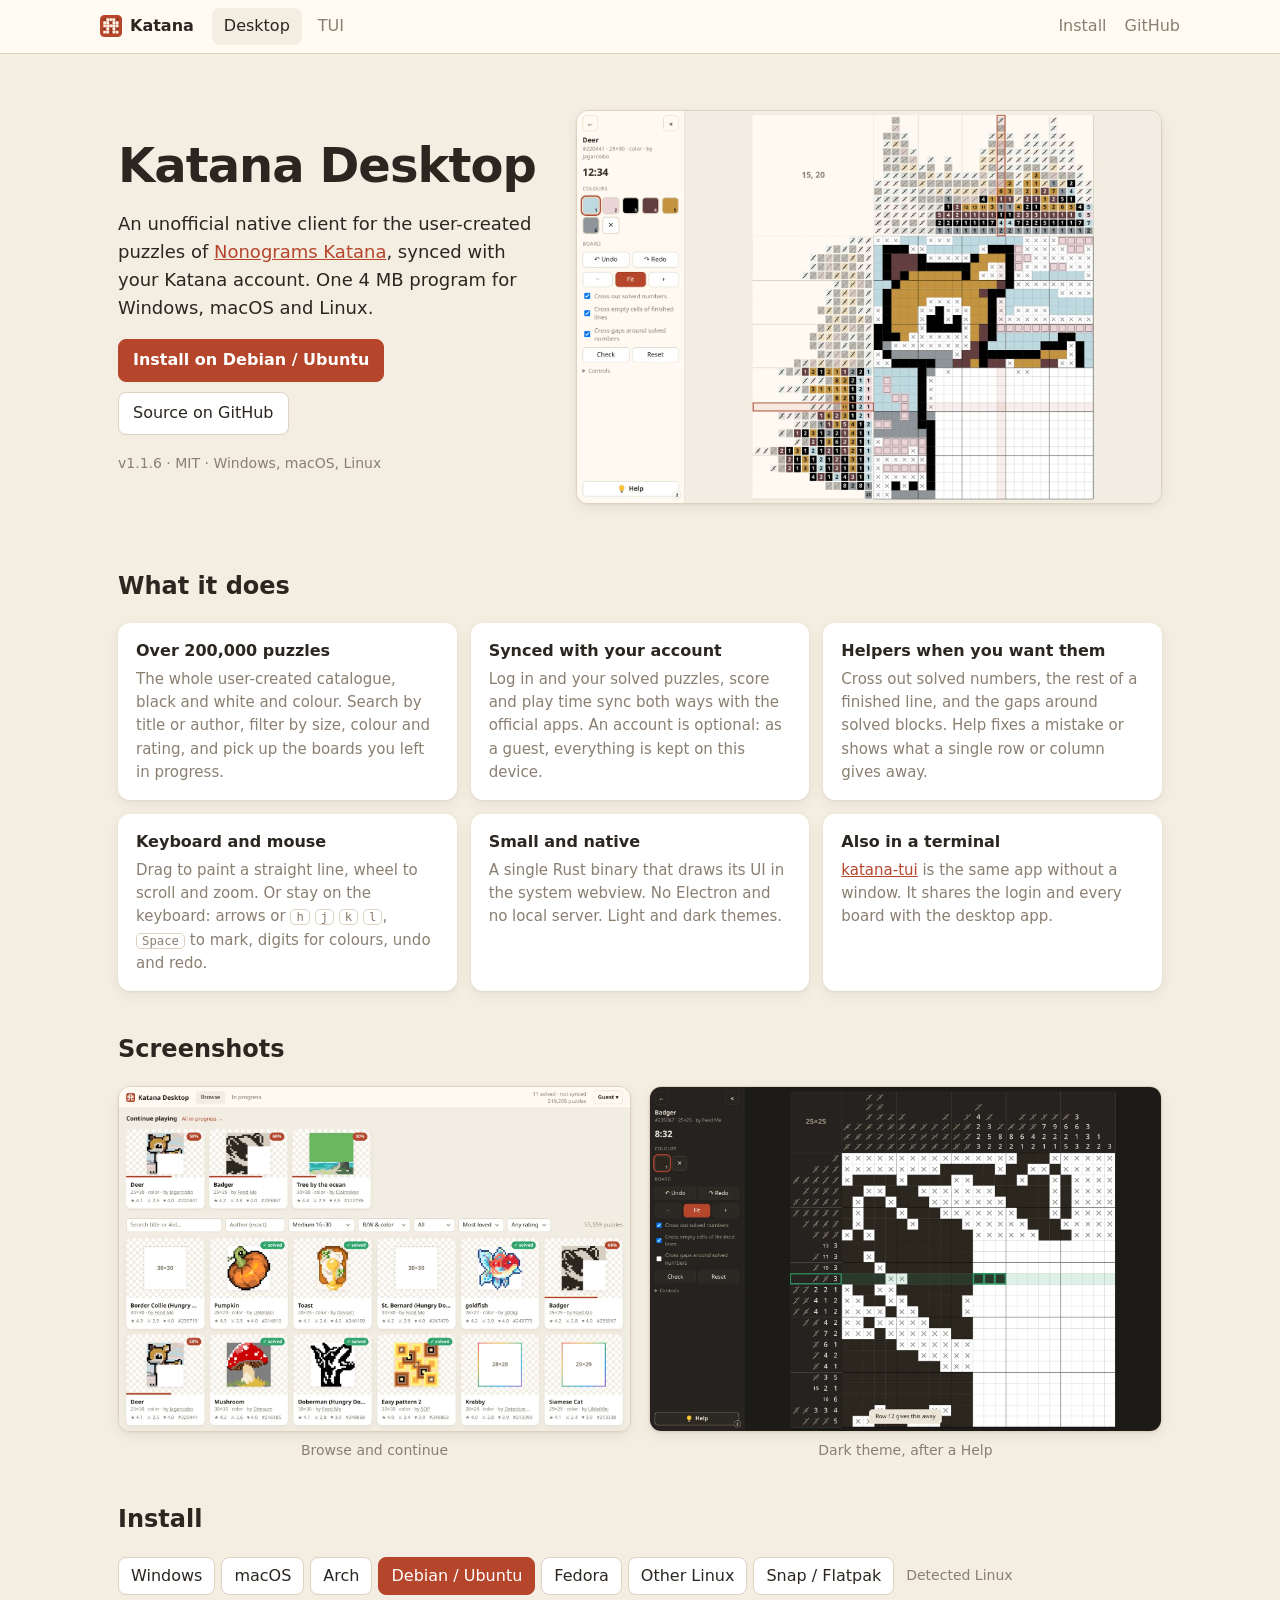
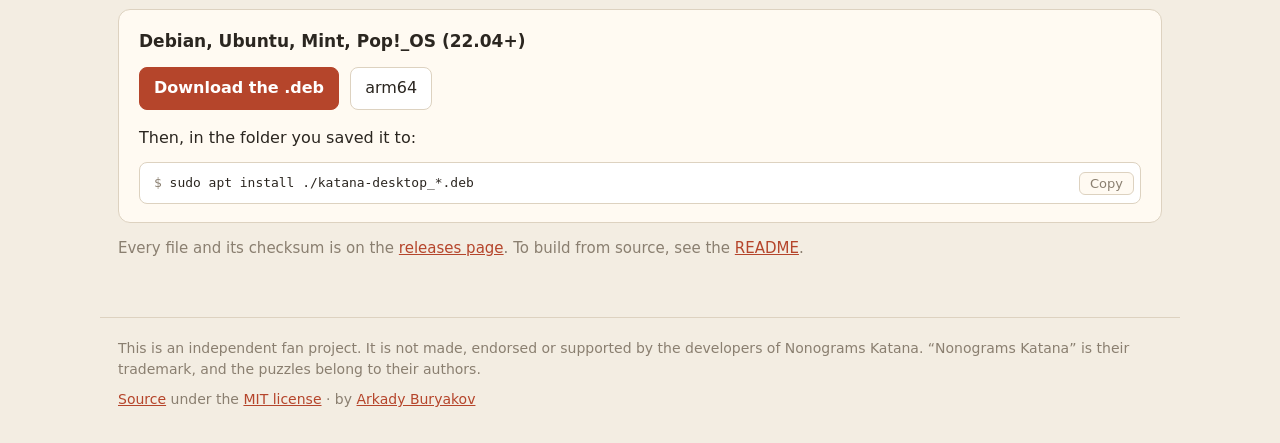
<file: site/index.html>
<!doctype html>
<html lang="en" data-mode="desktop">
<head>
<meta charset="utf-8">
<meta name="viewport" content="width=device-width, initial-scale=1">
<title>Katana Desktop: Nonograms Katana puzzles on Windows, macOS, Linux and in a terminal</title>
<meta name="description" content="An unofficial native client for the user-created puzzles of Nonograms Katana, synced with your Katana account. A 4 MB desktop app and a terminal app for Windows, macOS and Linux.">
<link rel="canonical" href="https://katana.buryakov.pro/">
<meta property="og:title" content="Katana Desktop">
<meta property="og:description" content="Nonograms Katana's user-created puzzles in a 4 MB desktop app, or in your terminal.">
<meta property="og:image" content="https://katana.buryakov.pro/img/og.jpg">
<meta property="og:url" content="https://katana.buryakov.pro/">
<meta property="og:type" content="website">
<meta name="twitter:card" content="summary_large_image">
<meta name="color-scheme" content="light dark">
<link rel="icon" href="icon.png">
<link rel="stylesheet" href="style.css">
<!-- before the first paint: the mode from the address (#tui, #desktop) or the last visit -->
<script>
(function (d) {
  d.className = 'js';
  try {
    var m = location.hash === '#tui' ? 'tui' : location.hash === '#desktop' ? 'desktop' : localStorage.getItem('mode');
    if (m === 'tui' || m === 'desktop') d.dataset.mode = m;
  } catch (e) {}
})(document.documentElement);
</script>
</head>
<body>

<header id="topbar">
  <a class="brand" href="./"><img src="icon.png" alt="" width="22" height="22">Katana</a>
  <nav class="modes" aria-label="Edition">
    <button type="button" data-set-mode="desktop" aria-pressed="true">Desktop</button>
    <button type="button" data-set-mode="tui" aria-pressed="false">TUI</button>
  </nav>
  <span class="spacer"></span>
  <a class="plain" href="#install">Install</a>
  <a class="plain" href="https://github.com/ArkadyBuryakov/katana-desktop">GitHub</a>
</header>

<main>
  <section class="hero">
    <div class="herotext">
      <h1 data-only="desktop">Katana Desktop</h1>
      <h1 data-only="tui">katana-tui</h1>
      <p class="lead" data-only="desktop">
        An unofficial native client for the user-created puzzles of
        <a href="https://nonograms-katana.com/">Nonograms Katana</a>, synced with your Katana account.
        One 4&nbsp;MB program for Windows, macOS and Linux.
      </p>
      <p class="lead" data-only="tui">
        Katana Desktop in a terminal: the puzzle list, your
        <a href="https://nonograms-katana.com/">Nonograms Katana</a> account and the board,
        by keyboard or mouse. One binary with no dependencies.
      </p>
      <p class="actions">
        <a class="button primary" href="#install">Install<span id="ctaOs"></span></a>
        <a class="button" href="https://github.com/ArkadyBuryakov/katana-desktop">Source on GitHub</a>
      </p>
      <p class="meta">v<span class="ver">1.1.6</span> · MIT · Windows, macOS, Linux</p>
    </div>
    <a class="shot" data-only="desktop" href="img/desktop-board.webp">
      <img src="img/desktop-board.webp" width="1600" height="1075" alt="Katana Desktop with a colour puzzle half solved">
    </a>
    <a class="shot" data-only="tui" href="img/tui-board.webp" data-title="katana-tui">
      <img src="img/tui-board.webp" width="2060" height="1416" alt="katana-tui in a terminal with a colour puzzle half solved">
    </a>
  </section>

  <section class="block" id="features">
    <h2>What it does</h2>
    <div class="features">
      <article>
        <h3>Over 200,000 puzzles</h3>
        <p>The whole user-created catalogue, black and white and colour. Search by title or author,
          filter by size, colour and rating, and pick up the boards you left in progress.</p>
      </article>
      <article>
        <h3>Synced with your account</h3>
        <p>Log in and your solved puzzles, score and play time sync both ways with the official apps.
          An account is optional: as a guest, everything is kept on this device.</p>
      </article>
      <article>
        <h3>Helpers when you want them</h3>
        <p>Cross out solved numbers, the rest of a finished line, and the gaps around solved blocks.
          Help fixes a mistake or shows what a single row or column gives away.</p>
      </article>
      <article data-only="desktop">
        <h3>Keyboard and mouse</h3>
        <p>Drag to paint a straight line, wheel to scroll and zoom. Or stay on the keyboard:
          arrows or <kbd>h</kbd> <kbd>j</kbd> <kbd>k</kbd> <kbd>l</kbd>, <kbd>Space</kbd> to mark,
          digits for colours, undo and redo.</p>
      </article>
      <article data-only="tui">
        <h3>Keyboard and mouse</h3>
        <p>Arrows or <kbd>h</kbd> <kbd>j</kbd> <kbd>k</kbd> <kbd>l</kbd>, <kbd>Space</kbd> to mark,
          <kbd>Enter</kbd> to draw a line, digits for colours. Click, drag and the wheel work too.</p>
      </article>
      <article data-only="desktop">
        <h3>Small and native</h3>
        <p>A single Rust binary that draws its UI in the system webview. No Electron and no local
          server. Light and dark themes.</p>
      </article>
      <article data-only="tui">
        <h3>Only a terminal</h3>
        <p>Built with ratatui: no webview, no GTK. It wants 24-bit colour and falls back to 256.
          Big puzzles scroll under their clues instead of shrinking.</p>
      </article>
      <article data-only="desktop">
        <h3>Also in a terminal</h3>
        <p><a href="#tui" data-set-mode="tui">katana-tui</a> is the same app without a window.
          It shares the login and every board with the desktop app.</p>
      </article>
      <article data-only="tui">
        <h3>Shared with the desktop app</h3>
        <p>Same data directory as <a href="#desktop" data-set-mode="desktop">Katana Desktop</a>:
          the login, the puzzle list and every board. Start in one, continue in the other.</p>
      </article>
    </div>
  </section>

  <section class="block" id="screenshots">
    <h2>Screenshots</h2>
    <div class="gallery" data-only="desktop">
      <figure>
        <a class="shot" href="img/desktop-list.webp"><img loading="lazy" src="img/desktop-list.webp" width="1600" height="1075" alt="Puzzle list with boards in progress and solved puzzles"></a>
        <figcaption>Browse and continue</figcaption>
      </figure>
      <figure>
        <a class="shot" href="img/desktop-dark.webp"><img loading="lazy" src="img/desktop-dark.webp" width="1600" height="1075" alt="Black and white puzzle in the dark theme with a Help highlight"></a>
        <figcaption>Dark theme, after a Help</figcaption>
      </figure>
    </div>
    <div class="gallery" data-only="tui">
      <figure>
        <a class="shot" href="img/tui-list.webp"><img loading="lazy" src="img/tui-list.webp" width="2060" height="1256" alt="Puzzle list in a terminal, with the picture of the board in progress beside it"></a>
        <figcaption>The list, with your board beside it</figcaption>
      </figure>
      <figure>
        <a class="shot" href="img/tui-light.webp"><img loading="lazy" src="img/tui-light.webp" width="1676" height="1256" alt="The same puzzle in the light theme with the sidebar collapsed and a Help highlight on one row"></a>
        <figcaption>Light theme, sidebar collapsed, after a Help</figcaption>
      </figure>
    </div>
  </section>

  <section class="block" id="install">
    <h2>Install</h2>
    <div class="tabs" role="tablist" aria-label="System">
      <button type="button" role="tab" data-os="windows">Windows</button>
      <button type="button" role="tab" data-os="macos">macOS</button>
      <button type="button" role="tab" data-os="arch">Arch</button>
      <button type="button" role="tab" data-os="debian">Debian / Ubuntu</button>
      <button type="button" role="tab" data-os="fedora">Fedora</button>
      <button type="button" role="tab" data-os="linux">Other Linux</button>
      <button type="button" role="tab" data-os="sandboxed">Snap / Flatpak</button>
      <span class="detected" id="detected"></span>
    </div>

    <div class="panel" data-os="windows">
      <h3>Windows 10 / 11</h3>
      <div data-only="desktop">
        <p>
          <a class="button primary" href="https://github.com/ArkadyBuryakov/katana-desktop/releases/download/v1.1.6/KatanaDesktop-1.1.6-setup.exe">Download the installer</a>
          <a class="button" href="https://github.com/ArkadyBuryakov/katana-desktop/releases/download/v1.1.6/KatanaDesktop-1.1.6-portable.exe">Portable .exe</a>
        </p>
        <p>The installer is for your user only and needs no admin rights. The portable file runs without
          installing anything. Neither is code-signed, so SmartScreen may ask for confirmation on first run.</p>
      </div>
      <div data-only="tui">
        <p><a class="button primary" href="https://github.com/ArkadyBuryakov/katana-desktop/releases/download/v1.1.6/katana-tui-1.1.6-windows-x86_64.zip">Download the .zip</a></p>
        <p>It holds <code>katana-tui.exe</code>. Run it from Windows Terminal.</p>
      </div>
    </div>

    <div class="panel" data-os="macos">
      <h3>macOS 11+</h3>
      <div data-only="desktop">
        <p><a class="button primary" href="https://github.com/ArkadyBuryakov/katana-desktop/releases/download/v1.1.6/KatanaDesktop-1.1.6-macos-universal.dmg">Download the .dmg</a></p>
        <p>Universal, for Apple silicon and Intel. The app isn't notarized, so macOS refuses to open it the
          first time: allow it in System Settings → Privacy &amp; Security → “Open Anyway”, or run</p>
        <pre class="cmd"><code>xattr -dr com.apple.quarantine "/Applications/Katana Desktop.app"</code></pre>
      </div>
      <div data-only="tui">
        <p>With Homebrew (built from source):</p>
        <pre class="cmd"><code>brew install arkadyburyakov/tap/katana-tui</code></pre>
        <p>Or <a href="https://github.com/ArkadyBuryakov/katana-desktop/releases/download/v1.1.6/katana-tui-1.1.6-macos-universal.tar.gz">download the universal binary</a>.
          It isn't notarized, so after unpacking:</p>
        <pre class="cmd"><code>xattr -d com.apple.quarantine katana-tui</code></pre>
      </div>
    </div>

    <div class="panel" data-os="arch">
      <h3>Arch Linux and derivatives</h3>
      <div data-only="desktop">
        <p>From the AUR, prebuilt:</p>
        <pre class="cmd"><code>yay -S katana-desktop-bin</code></pre>
        <p>Or built from source:</p>
        <pre class="cmd"><code>yay -S katana-desktop</code></pre>
      </div>
      <div data-only="tui">
        <p>From the AUR, prebuilt:</p>
        <pre class="cmd"><code>yay -S katana-tui-bin</code></pre>
        <p>Or built from source:</p>
        <pre class="cmd"><code>yay -S katana-tui</code></pre>
      </div>
    </div>

    <div class="panel" data-os="debian">
      <h3>Debian, Ubuntu, Mint, Pop!_OS (22.04+)</h3>
      <div data-only="desktop">
        <p>
          <a class="button primary" href="https://github.com/ArkadyBuryakov/katana-desktop/releases/download/v1.1.6/katana-desktop_1.1.6_amd64.deb">Download the .deb</a>
          <a class="button" href="https://github.com/ArkadyBuryakov/katana-desktop/releases/download/v1.1.6/katana-desktop_1.1.6_arm64.deb">arm64</a>
        </p>
        <p>Then, in the folder you saved it to:</p>
        <pre class="cmd"><code>sudo apt install ./katana-desktop_*.deb</code></pre>
      </div>
      <div data-only="tui">
        <p>
          <a class="button primary" href="https://github.com/ArkadyBuryakov/katana-desktop/releases/download/v1.1.6/katana-tui_1.1.6_amd64.deb">Download the .deb</a>
          <a class="button" href="https://github.com/ArkadyBuryakov/katana-desktop/releases/download/v1.1.6/katana-tui_1.1.6_arm64.deb">arm64</a>
        </p>
        <p>Then, in the folder you saved it to:</p>
        <pre class="cmd"><code>sudo apt install ./katana-tui_*.deb</code></pre>
      </div>
    </div>

    <div class="panel" data-os="fedora">
      <h3>Fedora</h3>
      <div data-only="desktop">
        <p>
          <a class="button primary" href="https://github.com/ArkadyBuryakov/katana-desktop/releases/download/v1.1.6/katana-desktop-1.1.6-1.x86_64.rpm">Download the .rpm</a>
          <a class="button" href="https://github.com/ArkadyBuryakov/katana-desktop/releases/download/v1.1.6/katana-desktop-1.1.6-1.aarch64.rpm">aarch64</a>
        </p>
        <p>Then, in the folder you saved it to:</p>
        <pre class="cmd"><code>sudo dnf install ./katana-desktop-*.rpm</code></pre>
      </div>
      <div data-only="tui">
        <p>
          <a class="button primary" href="https://github.com/ArkadyBuryakov/katana-desktop/releases/download/v1.1.6/katana-tui-1.1.6-1.x86_64.rpm">Download the .rpm</a>
          <a class="button" href="https://github.com/ArkadyBuryakov/katana-desktop/releases/download/v1.1.6/katana-tui-1.1.6-1.aarch64.rpm">aarch64</a>
        </p>
        <p>Then, in the folder you saved it to:</p>
        <pre class="cmd"><code>sudo dnf install ./katana-tui-*.rpm</code></pre>
      </div>
    </div>

    <div class="panel" data-os="linux">
      <h3>Other Linux</h3>
      <div data-only="desktop">
        <p>
          <a class="button primary" href="https://github.com/ArkadyBuryakov/katana-desktop/releases/download/v1.1.6/katana-desktop-1.1.6-linux-x86_64.tar.gz">Download the .tar.gz</a>
          <a class="button" href="https://github.com/ArkadyBuryakov/katana-desktop/releases/download/v1.1.6/katana-desktop-1.1.6-linux-aarch64.tar.gz">aarch64</a>
        </p>
        <p>The archive holds a <code>usr/</code> tree with the binary, the app-menu entry and the icon.
          It needs <code>webkit2gtk-4.1</code> and glibc 2.35 or newer.</p>
      </div>
      <div data-only="tui">
        <p>
          <a class="button primary" href="https://github.com/ArkadyBuryakov/katana-desktop/releases/download/v1.1.6/katana-tui-1.1.6-linux-x86_64.tar.gz">Download the .tar.gz</a>
          <a class="button" href="https://github.com/ArkadyBuryakov/katana-desktop/releases/download/v1.1.6/katana-tui-1.1.6-linux-aarch64.tar.gz">aarch64</a>
        </p>
        <p>The archive holds a <code>usr/</code> tree with the <code>katana-tui</code> binary; it needs
          glibc 2.35 or newer. With Homebrew on Linux, it builds from source:</p>
        <pre class="cmd"><code>brew install arkadyburyakov/tap/katana-tui</code></pre>
      </div>
    </div>

    <div class="panel" data-os="sandboxed">
      <h3>Snap and Flatpak, on any Linux</h3>
      <div data-only="desktop">
        <p>From the <a href="https://snapcraft.io/katana-desktop">Snap Store</a>:</p>
        <pre class="cmd"><code>sudo snap install katana-desktop</code></pre>
        <p>Or as a Flatpak:</p>
        <p>
          <a class="button primary" href="https://github.com/ArkadyBuryakov/katana-desktop/releases/download/v1.1.6/katana-desktop-1.1.6-linux-x86_64.flatpak">Download the .flatpak</a>
          <a class="button" href="https://github.com/ArkadyBuryakov/katana-desktop/releases/download/v1.1.6/katana-desktop-1.1.6-linux-aarch64.flatpak">aarch64</a>
        </p>
        <p>Then, in the folder you saved it to (it fetches the GNOME runtime from Flathub):</p>
        <pre class="cmd"><code>flatpak install --user ./katana-desktop-*.flatpak</code></pre>
        <p>The app isn't on Flathub itself, so the Flatpak doesn't update on its own: install the next
          release's file over it. The snap updates by itself. Each keeps its data to itself, so neither
          shares the login and boards with another install.</p>
      </div>
      <div data-only="tui">
        <p>From the <a href="https://snapcraft.io/katana-tui">Snap Store</a>:</p>
        <pre class="cmd"><code>sudo snap install katana-tui</code></pre>
        <p>Or as a Flatpak:</p>
        <p>
          <a class="button primary" href="https://github.com/ArkadyBuryakov/katana-desktop/releases/download/v1.1.6/katana-tui-1.1.6-linux-x86_64.flatpak">Download the .flatpak</a>
          <a class="button" href="https://github.com/ArkadyBuryakov/katana-desktop/releases/download/v1.1.6/katana-tui-1.1.6-linux-aarch64.flatpak">aarch64</a>
        </p>
        <p>Then, in the folder you saved it to (it fetches the Freedesktop runtime from Flathub), install and run it:</p>
        <pre class="cmd"><code>flatpak install --user ./katana-tui-*.flatpak</code></pre>
        <pre class="cmd"><code>flatpak run pro.buryakov.KatanaTui</code></pre>
        <p>The Flatpak isn't on Flathub, so install the next release's file to update it; the snap updates
          by itself. Each keeps its data to itself, so neither shares the login and boards with another install.</p>
      </div>
    </div>

    <p class="more">
      Every file and its checksum is on the
      <a href="https://github.com/ArkadyBuryakov/katana-desktop/releases/latest">releases page</a>.
      To build from source, see the
      <a href="https://github.com/ArkadyBuryakov/katana-desktop#build--run">README</a>.
    </p>
  </section>
</main>

<footer>
  <p>
    This is an independent fan project. It is not made, endorsed or supported by the developers of
    Nonograms Katana. “Nonograms Katana” is their trademark, and the puzzles belong to their authors.
  </p>
  <p>
    <a href="https://github.com/ArkadyBuryakov/katana-desktop">Source</a> under the
    <a href="https://github.com/ArkadyBuryakov/katana-desktop/blob/main/LICENSE">MIT license</a>
    · by <a href="https://buryakov.pro/">Arkady Buryakov</a>
  </p>
</footer>

<!-- the key hints of the TUI page, like the bottom line of katana-tui -->
<div id="keys" data-only="tui" aria-hidden="true">
  <b>d</b> desktop page · <b>t</b> tui page · <b>1</b>–<b>7</b> system · <b>i</b> install
</div>

<script src="app.js"></script>
</body>
</html>
</file>
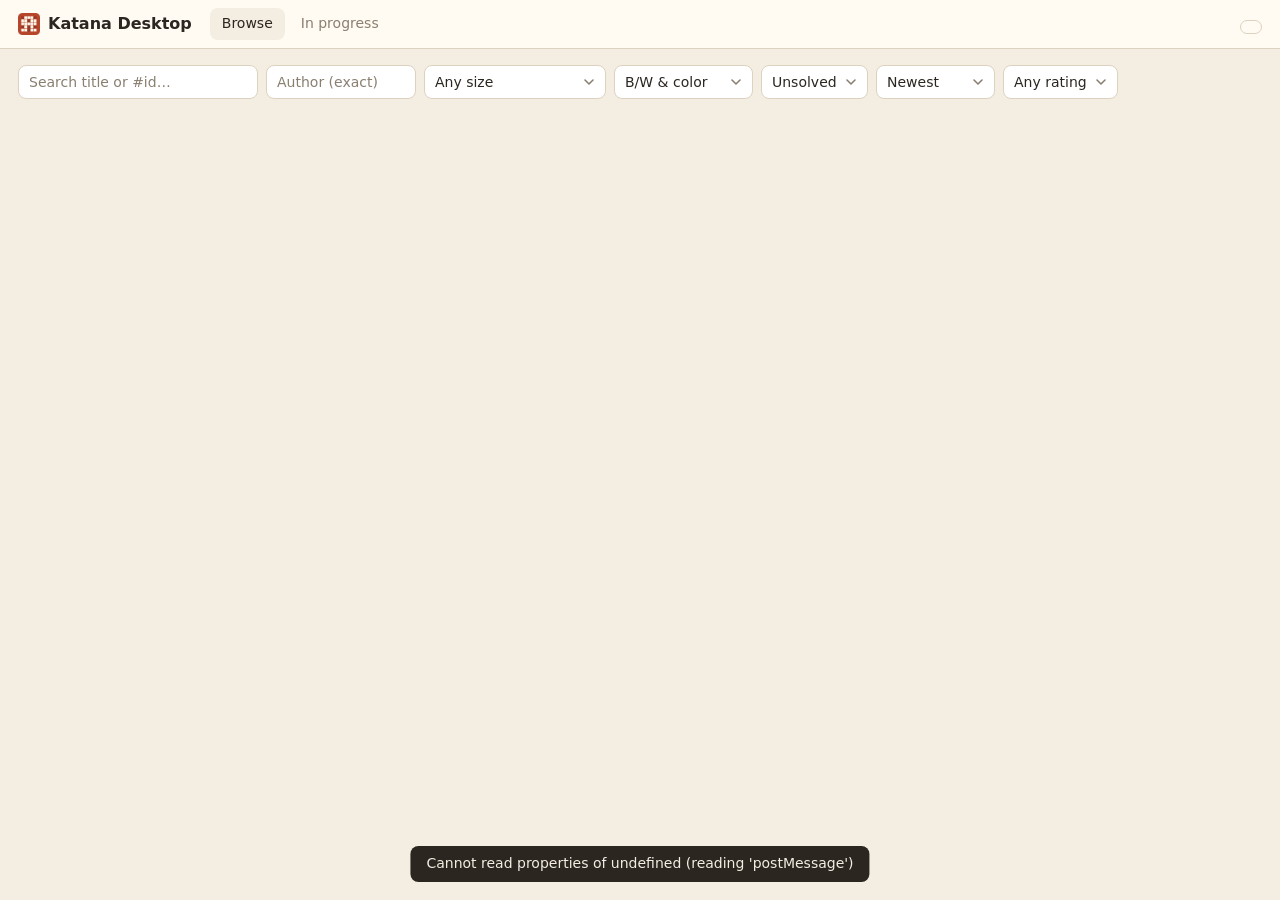
<file: web/index.html>
<!doctype html>
<html lang="en">
<head>
<meta charset="utf-8">
<meta name="viewport" content="width=device-width, initial-scale=1">
<title>Katana Desktop</title>
<link rel="icon" href="icon.png">
<link rel="stylesheet" href="style.css">
</head>
<body>

<!-- ============================================================ login -->
<main id="login" hidden>
  <form id="loginForm" class="logincard" autocomplete="on">
    <img src="icon.png" alt="" class="loginlogo">
    <h1>Katana Desktop</h1>
    <p class="sub" id="loginSub">Log in with your Nonograms Katana account to sync your progress</p>
    <label id="nickRow" hidden>Nickname<input name="nickname" autocomplete="nickname" maxlength="32"></label>
    <label>Email<input name="email" type="email" autocomplete="username" required></label>
    <label>Password<input name="password" type="password" autocomplete="current-password" required minlength="5"></label>
    <div id="loginError" class="error" hidden></div>
    <button type="submit" class="primary" id="loginSubmit">Log in</button>
    <p class="switch" id="toRegister">No account yet? <a href="#" data-mode="register">Create one</a></p>
    <p class="switch" id="toLogin" hidden>Already have an account? <a href="#" data-mode="login">Log in</a></p>
    <p class="switch"><a href="#/">Continue without an account</a></p>
  </form>
</main>

<!-- ============================================================ browse -->
<header id="topbar" hidden>
  <a href="#/" class="brand"><img src="icon.png" alt=""> Katana Desktop</a>
  <nav>
    <a href="#/" data-nav="browse">Browse</a>
    <a href="#/continue" data-nav="continue">In progress</a>
  </nav>
  <div class="spacer"></div>
  <div id="account"></div>
  <div class="menuwrap">
    <button id="userBtn" class="ghost"></button>
    <div id="userMenu" class="menu" hidden>
      <div class="menuhead" id="userEmail"></div>
      <button data-act="login" data-guest>Log in or create account</button>
      <button data-act="sync" data-user>⟳ Sync now</button>
      <button data-act="refresh">↓ Refresh puzzle list</button>
      <button data-act="logout" data-user>Log out</button>
    </div>
  </div>
</header>

<main id="browse" hidden>
  <section id="continueStrip" hidden>
    <div class="striphead"><h3>Continue playing</h3><a href="#/continue">All in progress →</a></div>
    <div id="stripCards"></div>
  </section>
  <form id="filters" autocomplete="off">
    <input type="search" name="q" placeholder="Search title or #id…">
    <input type="search" name="author" placeholder="Author (exact)" class="narrow">
    <select name="size">
      <option value="0-999">Any size</option>
      <option value="0-15">Small ≤15</option>
      <option value="16-30">Medium 16–30</option>
      <option value="31-50">Large 31–50</option>
      <option value="51-999">Huge 51–80</option>
      <option value="31-999">Large & huge (&gt;30)</option>
    </select>
    <select name="color">
      <option value="all">B/W & color</option>
      <option value="bw">Black & white</option>
      <option value="color">Color</option>
    </select>
    <select name="status">
      <option value="unsolved">Unsolved</option>
      <option value="all">All</option>
      <option value="solved">Solved</option>
    </select>
    <select name="sort">
      <option value="newest">Newest</option>
      <option value="rating">Best rated</option>
      <option value="fans">Most loved</option>
      <option value="easy">Easiest</option>
      <option value="difficulty">Hardest</option>
      <option value="big">Biggest</option>
      <option value="small">Smallest</option>
      <option value="oldest">Oldest</option>
    </select>
    <select name="rating">
      <option value="0">Any rating</option>
      <option value="3">★ 3+</option>
      <option value="4">★ 4+</option>
      <option value="4.5">★ 4.5+</option>
    </select>
    <span id="resultCount"></span>
  </form>
  <h3 id="contHead" hidden>In progress</h3>
  <div id="cards"></div>
  <div id="more"><button id="moreBtn" class="ghost" hidden>Load more</button><span class="spinner" title="Loading…"></span></div>
</main>

<!-- ============================================================ play -->
<main id="play" hidden>
  <aside id="side">
    <div class="sidetop">
      <button id="backBtn" class="ghost icon" title="Back to list (Esc)">←</button>
      <button id="collapseBtn" class="ghost icon" title="Collapse sidebar ( [ )">«</button>
    </div>
    <div class="full">
      <div class="ptitle"><b id="pTitle"></b><span id="pSub"></span></div>
      <div id="timer" title="Time spent">0:00</div>
      <div class="sect">Colours</div>
      <div id="palette"></div>
      <div class="sect">Board</div>
      <div class="btnrow">
        <button id="undoBtn" title="Undo (Ctrl+Z)">↶ Undo</button>
        <button id="redoBtn" title="Redo (Ctrl+Y)">↷ Redo</button>
      </div>
      <div class="btnrow">
        <button id="zoomOut" title="Zoom out (−)">−</button>
        <button id="fitBtn" title="Auto-fit to window (0)">Fit</button>
        <button id="zoomIn" title="Zoom in (+)">+</button>
      </div>
      <label class="toggle" title="Strike through clue numbers whose block is finished"><input type="checkbox" id="autoClues"> Cross out solved numbers</label>
      <label class="toggle" title="Fill the rest of a finished line with crosses"><input type="checkbox" id="autoCross"> Cross empty cells of finished lines</label>
      <label class="toggle" title="Cross the cells next to a finished block, between solved neighbours, and between the border and a solved first or last number"><input type="checkbox" id="autoGaps"> Cross gaps around solved numbers</label>
      <label class="toggle" title="Tint the numbers of a row or column red when they can no longer fit what is filled in"><input type="checkbox" id="showBad"> Highlight impossible lines</label>
      <div class="btnrow">
        <button id="checkBtn" title="Flash mistakes">Check</button>
        <button id="resetBtn" title="Clear the board">Reset</button>
      </div>
      <details class="keys">
        <summary>Controls</summary>
        <dl>
          <dt>Left / right click</dt><dd>fill / cross (drag paints a line)</dd>
          <dt>Click a clue number</dt><dd>cross it out</dd>
          <dt>Arrows, h j k l</dt><dd>move the cursor (Shift: 5 cells)</dd>
          <dt>Space</dt><dd>cycle fill → cross → empty; hold and move to repeat</dd>
          <dt>1–0, Shift+1–0</dt><dd>colours 1–10, 11–20</dd>
          <dt>X</dt><dd>cross tool</dd>
          <dt>Wheel, Ctrl+wheel</dt><dd>scroll, zoom</dd>
          <dt>Middle drag</dt><dd>pan</dd>
          <dt>0 · [ · Esc</dt><dd>fit · sidebar · back</dd>
        </dl>
      </details>
    </div>
    <div class="rail">
      <div id="railPalette"></div>
      <button id="railUndo" class="ghost icon" title="Undo">↶</button>
      <button id="railRedo" class="ghost icon" title="Redo">↷</button>
      <button id="railFit" class="ghost icon" title="Fit">⤢</button>
      <div id="railTimer"></div>
    </div>
    <button id="helpBtn" title="Help: fixes a mistake if there is one, else fills in what one row or column gives away, else reveals a random cell"><svg class="bulb" viewBox="0 0 24 24" aria-hidden="true"><path d="M12 2a7 7 0 0 0-4 12.7V17h8v-2.3A7 7 0 0 0 12 2z" fill="#ffc53d" stroke="#d99a00" stroke-width="1.2" stroke-linejoin="round"/><path d="M9.5 19.5h5M10.5 22h3" fill="none" stroke="currentColor" stroke-width="1.6" stroke-linecap="round"/></svg><span class="lbl">Help</span><span id="helpCount" title="Helps used on this puzzle" hidden></span></button>
  </aside>
  <div id="stage"><canvas id="board"></canvas></div>
</main>

<div id="modal" hidden>
  <div class="wincard">
    <canvas id="modalImg"></canvas>
    <h2 id="modalTitle"></h2>
    <p id="modalText"></p>
    <div class="row" id="modalBtns"></div>
  </div>
</div>
<div id="toast" hidden></div>
<script src="app.js"></script>
</body>
</html>
</file>
<file: site/style.css>
/* The palette of the app itself (web/style.css, src/tui/theme.rs). */
:root {
  --bg: #f3ede2;
  --panel: #fffaf2;
  --ink: #2b2620;
  --muted: #8a7f70;
  --line: #ddd2c0;
  --accent: #b5452b;
  --accent-ink: #fff;
  --card: #fff;
  --shadow: 0 1px 2px rgba(60, 40, 20, .08), 0 4px 14px rgba(60, 40, 20, .06);
  --radius: 12px;
  --sans: system-ui, -apple-system, "Segoe UI", Roboto, sans-serif;
  --mono: ui-monospace, "JetBrains Mono", "Cascadia Code", "SF Mono", Menlo, Consolas, "DejaVu Sans Mono", monospace;
}
@media (prefers-color-scheme: dark) {
  :root {
    --bg: #1d1b18;
    --panel: #26231f;
    --ink: #ece4d6;
    --muted: #9d9282;
    --line: #3b362f;
    --card: #2b2823;
    --shadow: 0 1px 2px rgba(0, 0, 0, .3);
  }
}
* { box-sizing: border-box; }
html { scroll-behavior: smooth; scroll-padding-top: 64px; }
body {
  margin: 0; background: var(--bg); color: var(--ink);
  font: 16px/1.55 var(--sans);
}
[hidden] { display: none !important; }
html[data-mode=desktop] [data-only=tui], html[data-mode=tui] [data-only=desktop] { display: none !important; }
a { color: var(--accent); }
img { max-width: 100%; height: auto; display: block; }
h1, h2, h3, p, figure { margin: 0; }
code, kbd, pre { font-family: var(--mono); font-size: .9em; }
kbd {
  background: var(--card); border: 1px solid var(--line); border-radius: 5px;
  padding: 0 5px; font-size: .82em;
}
button { font: inherit; color: inherit; cursor: pointer; }
:focus-visible { outline: 2px solid var(--accent); outline-offset: 2px; }

/* ---------- header */
#topbar {
  position: sticky; top: 0; z-index: 10;
  display: flex; align-items: center; gap: 18px;
  padding: 8px max(18px, calc((100% - 1080px) / 2));
  background: var(--panel); border-bottom: 1px solid var(--line);
}
.brand { font-weight: 700; text-decoration: none; color: var(--ink); display: flex; align-items: center; gap: 8px; }
.modes { display: flex; gap: 4px; }
.modes button { background: transparent; border: none; border-radius: 8px; padding: 6px 12px; color: var(--muted); }
.modes button[aria-pressed=true] { background: var(--bg); color: var(--ink); }
.spacer { flex: 1; }
.plain { color: var(--muted); text-decoration: none; }
.plain:hover { color: var(--ink); }

/* ---------- layout */
main, footer { max-width: 1080px; margin: 0 auto; padding: 0 18px; }
.hero { display: grid; grid-template-columns: minmax(0, 5fr) minmax(0, 7fr); gap: 40px; align-items: center; padding: 56px 0 24px; }
.herotext { display: flex; flex-direction: column; gap: 18px; }
h1 { font-size: clamp(34px, 5vw, 48px); line-height: 1.1; letter-spacing: -.02em; }
.lead { font-size: 18px; }
.actions { display: flex; flex-wrap: wrap; gap: 10px; }
.meta { color: var(--muted); font-size: 14px; }
.button {
  display: inline-block; text-decoration: none; color: var(--ink);
  background: var(--card); border: 1px solid var(--line); border-radius: 8px; padding: 8px 14px;
}
.button:hover { border-color: var(--muted); }
.button.primary { background: var(--accent); color: var(--accent-ink); border-color: var(--accent); font-weight: 600; }
.button.primary:hover { filter: brightness(1.08); }
.shot { display: block; border-radius: var(--radius); overflow: hidden; box-shadow: var(--shadow); border: 1px solid var(--line); }

.block { padding: 40px 0 0; }
.block > h2 { font-size: 24px; margin-bottom: 18px; }
.features { display: grid; gap: 14px; grid-template-columns: repeat(auto-fit, minmax(280px, 1fr)); }
.features article { background: var(--card); border-radius: var(--radius); box-shadow: var(--shadow); padding: 16px 18px; }
.features h3 { font-size: 16px; margin-bottom: 4px; }
.features p { color: var(--muted); font-size: 15px; }
.gallery { display: grid; gap: 18px; grid-template-columns: repeat(auto-fit, minmax(300px, 1fr)); }
figcaption { color: var(--muted); font-size: 14px; margin-top: 8px; text-align: center; }

/* ---------- install */
.tabs { display: flex; flex-wrap: wrap; align-items: center; gap: 6px; margin-bottom: 14px; }
.tabs button { background: var(--card); border: 1px solid var(--line); border-radius: 8px; padding: 6px 12px; }
.tabs button:hover { border-color: var(--muted); }
.tabs button[aria-selected=true] { background: var(--accent); color: var(--accent-ink); border-color: var(--accent); }
.detected { color: var(--muted); font-size: 14px; margin-left: 6px; }
.panel { background: var(--panel); border: 1px solid var(--line); border-radius: var(--radius); padding: 18px 20px; margin-bottom: 14px; }
.panel h3 { font-size: 17px; margin-bottom: 12px; }
.panel p { margin-bottom: 12px; }
.panel div > :last-child { margin-bottom: 0; }
.panel p .button { margin: 0 6px 4px 0; }
/* without scripts every system is listed; with them, only the chosen one */
.js .panel:not(.on) { display: none; }
html:not(.js) .tabs { display: none; }
.cmd {
  display: flex; align-items: center; gap: 10px; margin: 0 0 12px; padding: 6px 6px 6px 14px;
  background: var(--card); border: 1px solid var(--line); border-radius: 8px;
}
.cmd code { flex: 1; overflow-x: auto; padding: 4px 0; }
.cmd code::before { content: "$ "; color: var(--muted); }
.cmd button {
  flex: none; padding: 3px 10px; font: 13px var(--sans);
  background: var(--panel); border: 1px solid var(--line); border-radius: 6px; color: var(--muted);
}
.cmd button:hover { color: var(--ink); border-color: var(--muted); }
.more { color: var(--muted); font-size: 15px; }

footer { margin-top: 56px; padding-top: 20px; padding-bottom: 32px; border-top: 1px solid var(--line); color: var(--muted); font-size: 14px; }
footer p + p { margin-top: 8px; }
#keys { display: none; }

@media (max-width: 820px) {
  .hero { grid-template-columns: 1fr; padding-top: 32px; gap: 24px; }
  #topbar { gap: 12px; }
  #topbar .plain[href="#install"] { display: none; }
}

/* ---------- the TUI page: one font, one size, boxes with their title on the border */
/* always dark, like most terminals, whatever the system theme */
html[data-mode=tui] {
  --bg: #1d1b18; --panel: #26231f; --ink: #ece4d6; --muted: #9d9282; --line: #3b362f; --card: #2b2823;
  --radius: 0; --shadow: none; scroll-padding-top: 56px; color-scheme: dark;
}
html[data-mode=tui] body { font: 15px/1.5 var(--mono); padding-bottom: 40px; }
html[data-mode=tui] :is(code, kbd, pre, .cmd button) { font: inherit; }
html[data-mode=tui] kbd { border: none; background: none; padding: 0; color: var(--accent); }
html[data-mode=tui] :is(.button, .tabs button, .modes button, .cmd, .cmd button) { border-radius: 0; }
html[data-mode=tui] #topbar { background: var(--panel); border-bottom: none; padding-top: 0; padding-bottom: 0; gap: 2ch; }
html[data-mode=tui] .brand { color: var(--accent); font-weight: 400; }
html[data-mode=tui] .brand img { display: none; }
html[data-mode=tui] .modes { gap: 0; }
html[data-mode=tui] .modes button { padding: 2px 1ch; color: var(--ink); }
html[data-mode=tui] .modes button[aria-pressed=true] { background: var(--accent); color: var(--accent-ink); font-weight: 700; }
html[data-mode=tui] h1 { font-size: 28px; letter-spacing: 0; }
html[data-mode=tui] h1::before { content: "$ "; color: var(--muted); font-weight: 400; }
html[data-mode=tui] h1::after { content: "█"; color: var(--accent); margin-left: .3ch; animation: blink 1.1s steps(1) infinite; }
@keyframes blink { 50% { opacity: 0; } }
@media (prefers-reduced-motion: reduce) {
  html { scroll-behavior: auto; }
  html[data-mode=tui] h1::after { animation: none; }
}
html[data-mode=tui] .lead { font-size: inherit; }
html[data-mode=tui] :is(.meta, figcaption, .features p, .more, .detected, footer) { font-size: inherit; }
html[data-mode=tui] .button { background: var(--card); border: none; padding: 2px 2ch; }
html[data-mode=tui] .button.primary { background: var(--accent); font-weight: 700; }
html[data-mode=tui] a { color: #e0694c; }
html[data-mode=tui] a.button, html[data-mode=tui] a.plain { color: var(--ink); }
html[data-mode=tui] a.button.primary { color: var(--accent-ink); }
html[data-mode=tui] a.brand { color: #e0694c; }
html[data-mode=tui] .shot { border: 1px solid var(--line); position: relative; overflow: visible; }

html[data-mode=tui] .block { position: relative; margin-top: 44px; padding: 22px 2ch 18px; border: 1px solid var(--line); }
html[data-mode=tui] .block > h2 {
  position: absolute; top: -.8em; left: 1ch; margin: 0; padding: 0 1ch;
  background: var(--bg); color: var(--accent); font-size: inherit; text-transform: uppercase;
}
html[data-mode=tui] .features { gap: 18px 4ch; }
html[data-mode=tui] .features article { background: none; padding: 0; }
html[data-mode=tui] .features h3 { font-size: inherit; margin: 0; }
html[data-mode=tui] .features h3::before { content: "▪ "; color: var(--accent); }
html[data-mode=tui] .features p { padding-left: 2ch; }
html[data-mode=tui] figcaption { text-align: left; }

html[data-mode=tui] .tabs { gap: 0 1ch; }
html[data-mode=tui] .tabs button { border: none; padding: 2px 1ch; counter-increment: os; }
html[data-mode=tui] .tabs button::before { content: counter(os) " "; color: var(--accent); }
html[data-mode=tui] .tabs button[aria-selected=true] { font-weight: 700; }
html[data-mode=tui] .tabs button[aria-selected=true]::before { color: inherit; }
html[data-mode=tui] .tabs { counter-reset: os; }
html[data-mode=tui] .panel { background: none; border: none; padding: 0; margin-top: 18px; }
html[data-mode=tui] .panel h3 { font-size: inherit; }
html[data-mode=tui] .cmd { border: none; padding: 2px 1ch 2px 2ch; }
html[data-mode=tui] .cmd button { border: none; background: none; padding: 2px 0; color: var(--accent); }
html[data-mode=tui] .cmd button::before { content: "["; }
html[data-mode=tui] .cmd button::after { content: "]"; }

html[data-mode=tui] footer { border-top: none; margin-top: 32px; }
html[data-mode=tui] #keys {
  display: block; position: fixed; left: 0; right: 0; bottom: 0; z-index: 10;
  padding: 4px max(18px, calc((100% - 1080px) / 2)); background: var(--bg); color: var(--muted);
  white-space: nowrap; overflow: hidden; text-overflow: ellipsis;
}
html[data-mode=tui] #keys b { color: var(--accent); font-weight: 400; }
@media (hover: none) { html[data-mode=tui] #keys { display: none; } }
</file>
<file: web/style.css>
:root {
  --bg: #f3ede2;
  --panel: #fffaf2;
  --ink: #2b2620;
  --muted: #8a7f70;
  --line: #ddd2c0;
  --accent: #b5452b;
  --accent-ink: #fff;
  --card: #fff;
  --error: #c62828;
  --shadow: 0 1px 2px rgba(60, 40, 20, .08), 0 4px 14px rgba(60, 40, 20, .06);
}
@media (prefers-color-scheme: dark) {
  :root {
    --bg: #1d1b18;
    --panel: #26231f;
    --ink: #ece4d6;
    --muted: #9d9282;
    --line: #3b362f;
    --card: #2b2823;
    --error: #ff8a80;
    --shadow: 0 1px 2px rgba(0, 0, 0, .3);
  }
}
* { box-sizing: border-box; }
html, body { margin: 0; height: 100%; }
body {
  background: var(--bg); color: var(--ink);
  font: 14px/1.4 system-ui, -apple-system, "Segoe UI", Roboto, sans-serif;
  display: flex; flex-direction: column; overflow: hidden;
  user-select: none; -webkit-user-select: none;
}
input { user-select: text; -webkit-user-select: text; }
[hidden] { display: none !important; }
button, select, input {
  font: inherit; color: inherit;
  background: var(--card); border: 1px solid var(--line); border-radius: 8px;
  padding: 6px 10px;
}
/* WebKitGTK/WKWebView draw native widgets unless appearance is reset */
select, input[type=search], input[type=text], input[type=email], input[type=password] {
  -webkit-appearance: none; appearance: none;
  height: 34px; line-height: 20px; box-shadow: none;
}
select {
  cursor: pointer; padding-right: 30px;
  background-image: url("data:image/svg+xml,%3Csvg xmlns='http://www.w3.org/2000/svg' width='10' height='6' viewBox='0 0 10 6'%3E%3Cpath d='M1 1l4 4 4-4' fill='none' stroke='%238a7f70' stroke-width='1.6' stroke-linecap='round' stroke-linejoin='round'/%3E%3C/svg%3E");
  background-repeat: no-repeat; background-position: right 11px center; background-size: 10px 6px;
}
select:hover, input:hover { border-color: var(--muted); }
select:focus, input:focus { outline: none; border-color: var(--accent); box-shadow: 0 0 0 3px rgba(181, 69, 43, .15); }
select option { background: var(--panel); color: var(--ink); }
input::placeholder { color: var(--muted); opacity: 1; }
input[type=search]::-webkit-search-decoration { -webkit-appearance: none; }
input[type=search]::-webkit-search-cancel-button { cursor: pointer; }
button { cursor: pointer; }
button:hover { border-color: var(--muted); }
button.ghost { background: transparent; }
button.primary { background: var(--accent); color: var(--accent-ink); border-color: var(--accent); font-weight: 600; }
button.on { background: var(--accent); color: var(--accent-ink); border-color: var(--accent); }
button.icon { width: 34px; height: 34px; padding: 0; display: inline-flex; align-items: center; justify-content: center; font-size: 16px; }
a { color: var(--accent); }

/* ---------- login */
#login { flex: 1; display: flex; align-items: center; justify-content: center; overflow: auto; padding: 24px; }
.logincard {
  width: 340px; background: var(--panel); border-radius: 16px; box-shadow: var(--shadow);
  padding: 28px 28px 20px; display: flex; flex-direction: column; gap: 12px;
}
.loginlogo { width: 56px; height: 56px; align-self: center; }
.logincard h1 { margin: 0; text-align: center; font-size: 22px; }
.logincard .sub { margin: 0 0 6px; text-align: center; color: var(--muted); }
.logincard label { display: flex; flex-direction: column; gap: 4px; font-size: 13px; color: var(--muted); }
.logincard input { height: 40px; padding: 9px 11px; color: var(--ink); }
.logincard .primary { padding: 10px; margin-top: 4px; }
.logincard .switch { text-align: center; margin: 4px 0 0; color: var(--muted); font-size: 13px; }
.error { color: var(--error); font-size: 13px; white-space: pre-line; }

/* ---------- header */
#topbar {
  display: flex; align-items: center; gap: 18px;
  padding: 8px 18px; background: var(--panel); border-bottom: 1px solid var(--line);
}
.brand { font-weight: 700; font-size: 16px; text-decoration: none; color: var(--ink); display: flex; align-items: center; gap: 8px; }
.brand img { width: 22px; height: 22px; }
#topbar nav { display: flex; gap: 4px; }
#topbar nav a { text-decoration: none; padding: 6px 12px; border-radius: 8px; color: var(--muted); }
#topbar nav a.on { background: var(--bg); color: var(--ink); }
.spacer { flex: 1; }
#account { color: var(--muted); font-size: 13px; text-align: right; }
#account .err { color: var(--error); }
.menuwrap { position: relative; }
#userBtn { font-weight: 600; }
.menu {
  position: absolute; right: 0; top: calc(100% + 6px); z-index: 30; min-width: 220px;
  background: var(--panel); border: 1px solid var(--line); border-radius: 10px; box-shadow: var(--shadow);
  padding: 6px; display: flex; flex-direction: column;
}
.menu button { border: none; background: transparent; text-align: left; padding: 8px 10px; }
.menu button:hover { background: var(--bg); }
.menuhead { color: var(--muted); font-size: 12px; padding: 6px 10px; border-bottom: 1px solid var(--line); margin-bottom: 4px; }

/* ---------- browse */
#browse { flex: 1; overflow: auto; padding: 16px 18px 40px; }
#filters { display: flex; flex-wrap: wrap; gap: 8px; align-items: center; margin-bottom: 16px; }
#filters input[name=q] { width: 240px; }
#filters .narrow { width: 150px; }
#resultCount { color: var(--muted); margin-left: auto; }
#continueStrip { margin-bottom: 18px; }
.striphead { display: flex; align-items: baseline; gap: 12px; margin-bottom: 8px; }
.striphead h3, #contHead { margin: 0 0 8px; font-size: 15px; }
.striphead a { font-size: 13px; text-decoration: none; }
#stripCards { display: flex; gap: 12px; overflow-x: auto; padding-bottom: 6px; }
#stripCards .card { width: 196px; flex: none; }
#stripCards .thumb { height: 120px; }
#cards { display: grid; gap: 14px; grid-template-columns: repeat(auto-fill, minmax(190px, 1fr)); }
.card {
  background: var(--card); border-radius: 12px; box-shadow: var(--shadow);
  overflow: hidden; cursor: pointer; text-decoration: none; color: var(--ink); display: flex; flex-direction: column;
  transition: transform .08s;
}
.card:hover { transform: translateY(-2px); }
.thumb {
  height: 150px; display: flex; align-items: center; justify-content: center;
  background: repeating-conic-gradient(var(--bg) 0 25%, transparent 0 50%) 0 0 / 16px 16px;
  position: relative;
}
.thumb img { image-rendering: pixelated; max-width: 86%; max-height: 86%; box-shadow: var(--shadow); background: #fff; }
.thumb .box {
  border: 2px dashed var(--line); border-radius: 4px; display: flex; align-items: center; justify-content: center;
  color: var(--muted); font-weight: 600; background: var(--card);
}
.thumb .box.color { border-image: linear-gradient(135deg, #e5484d, #f5a524, #30a46c, #0090ff, #8e4ec6) 1; }
.badge {
  position: absolute; top: 8px; right: 8px; font-size: 11px; padding: 2px 7px; border-radius: 99px;
  background: #30a46c; color: #fff; font-weight: 600;
}
.badge.pct { background: var(--accent); }
.badge + .badge { top: 32px; }
.del {
  position: absolute; top: 6px; left: 6px; width: 26px; height: 26px; padding: 0; border-radius: 50%;
  display: flex; align-items: center; justify-content: center; font-size: 13px; line-height: 1;
  background: var(--panel); color: var(--muted); opacity: 0; transition: opacity .1s;
}
.card:hover .del, .del:focus-visible { opacity: 1; }
.del:hover { color: var(--error); border-color: var(--error); }
.prog { position: absolute; left: 0; bottom: 0; height: 4px; background: var(--accent); }
.meta { padding: 9px 11px 11px; }
.meta .t { font-weight: 600; white-space: nowrap; overflow: hidden; text-overflow: ellipsis; }
.meta .a { color: var(--muted); font-size: 12px; white-space: nowrap; overflow: hidden; text-overflow: ellipsis; }
.meta .a span.author { cursor: pointer; text-decoration: underline dotted; }
.stats { display: flex; gap: 10px; font-size: 12px; color: var(--muted); margin-top: 4px; }
#more { text-align: center; padding: 20px; min-height: 76px; }
#more .spinner { display: none; }
#more.busy .spinner { display: inline-block; }
#more.busy #moreBtn { display: none; }
.spinner {
  width: 26px; height: 26px; border-radius: 50%;
  border: 3px solid var(--line); border-top-color: var(--accent);
  animation: spin .8s linear infinite;
}
@keyframes spin { to { transform: rotate(360deg); } }
.thumb > .spinner { position: absolute; top: calc(50% - 13px); left: calc(50% - 13px); }
.thumb:not(.loading) > .spinner { display: none; }
/* hidden, not display:none: lazy images that aren't laid out never start loading */
.thumb.loading img { visibility: hidden; }
.thumb .box.fallback { display: none; }
.thumb.failed .box.fallback { display: flex; }
.thumb.failed img { display: none; }
.empty { color: var(--muted); padding: 40px; text-align: center; grid-column: 1 / -1; }

/* ---------- play */
#play { flex: 1; display: flex; min-height: 0; }
#side {
  width: 236px; flex: none; background: var(--panel); border-right: 1px solid var(--line);
  display: flex; flex-direction: column; overflow-y: auto; padding: 10px 12px 14px; gap: 10px;
}
#side .sidetop { display: flex; justify-content: space-between; }
#side .full { display: flex; flex-direction: column; gap: 10px; }
#side .rail { display: none; flex-direction: column; align-items: center; gap: 8px; }
#side.collapsed { width: 56px; padding: 10px 6px; }
#side.collapsed .full { display: none; }
#side.collapsed .rail { display: flex; }
#side.collapsed .sidetop { flex-direction: column; align-items: center; gap: 8px; }
#helpBtn {
  flex: none; margin-top: auto; position: sticky; bottom: 0; font-weight: 600;
  display: flex; align-items: center; justify-content: center; gap: 6px;
}
#helpBtn .bulb { width: 18px; height: 18px; flex: none; }
#helpCount {
  position: absolute; right: -6px; bottom: -6px; min-width: 18px; padding: 0 4px; border-radius: 99px;
  background: var(--card); border: 1px solid var(--line);
  font-size: 10px; line-height: 16px; font-variant-numeric: tabular-nums;
}
#helpBtn:hover #helpCount { border-color: var(--muted); }
#side.collapsed #helpBtn { width: 34px; height: 34px; padding: 0; align-self: center; }
#side.collapsed #helpBtn .lbl { display: none; }
.ptitle { display: flex; flex-direction: column; }
.ptitle b { font-size: 15px; overflow-wrap: anywhere; }
.ptitle span { color: var(--muted); font-size: 12px; }
#timer { font-variant-numeric: tabular-nums; font-size: 22px; font-weight: 600; }
#railTimer { font-variant-numeric: tabular-nums; font-size: 11px; color: var(--muted); }
.sect { font-size: 11px; text-transform: uppercase; letter-spacing: .06em; color: var(--muted); margin-top: 4px; }
#palette { display: grid; grid-template-columns: repeat(5, 1fr); gap: 6px; }
#palette button {
  aspect-ratio: 1; padding: 0; border-radius: 8px; border: 2px solid var(--line); position: relative;
}
#palette button.sel { outline: 3px solid var(--accent); outline-offset: 1px; }
#palette button .k { position: absolute; bottom: 0; right: 3px; font-size: 10px; font-weight: 700; opacity: .85; }
/* a finished colour steps back: a smaller swatch with a drawn check across it */
#palette button.done, #railPalette button.done { transform: scale(.8); }
#palette button.done::after, #railPalette button.done::after {
  content: ""; position: absolute; left: 50%; top: 45%; width: 24%; height: 46%;
  border: solid currentColor; border-width: 0 2.5px 2.5px 0; transform: translate(-50%, -50%) rotate(45deg);
}
#railPalette button.done .k { display: none; }
#railPalette { display: flex; flex-direction: column; gap: 5px; }
#railPalette button {
  width: 34px; height: 34px; padding: 0; border-radius: 8px; border: 2px solid var(--line);
  display: flex; align-items: center; justify-content: center; font-size: 12px; font-weight: 700; position: relative;
}
#railPalette button.sel { outline: 3px solid var(--accent); outline-offset: 1px; }
.btnrow { display: flex; gap: 6px; }
.btnrow button { flex: 1; }
#fitBtn.on { background: var(--accent); color: var(--accent-ink); border-color: var(--accent); }
.toggle { display: flex; align-items: center; gap: 6px; color: var(--muted); font-size: 13px; }
.keys { font-size: 12px; color: var(--muted); }
.keys summary { cursor: pointer; }
.keys dl { margin: 6px 0 0; display: grid; grid-template-columns: auto; gap: 1px; }
.keys dt { color: var(--ink); font-weight: 600; margin-top: 4px; }
.keys dd { margin: 0; }
#stage { flex: 1; position: relative; min-width: 0; overflow: hidden; }
#board { position: absolute; inset: 0; width: 100%; height: 100%; touch-action: none; outline: none; }

/* ---------- overlays */
#modal {
  position: fixed; inset: 0; background: rgba(20, 15, 10, .45);
  display: flex; align-items: center; justify-content: center; z-index: 10;
}
.wincard {
  background: var(--panel); border-radius: 16px; padding: 24px 28px; text-align: center;
  box-shadow: 0 20px 60px rgba(0, 0, 0, .3); max-width: 90vw;
}
.wincard h2 { margin: 12px 0 4px; }
.wincard p { color: var(--muted); margin: 0 0 16px; }
#modalImg { image-rendering: pixelated; max-width: 80vw; max-height: 65vh; box-shadow: var(--shadow); display: block; margin: 0 auto; }
#modalImg[hidden] { display: none; }
button.danger { background: var(--error); color: #fff; border-color: var(--error); font-weight: 600; }
.wincard .row { display: flex; gap: 8px; justify-content: center; }
#toast {
  position: fixed; bottom: 18px; left: 50%; transform: translateX(-50%);
  background: var(--ink); color: var(--bg); padding: 8px 16px; border-radius: 8px; z-index: 40;
  max-width: 80vw;
}
</file>
